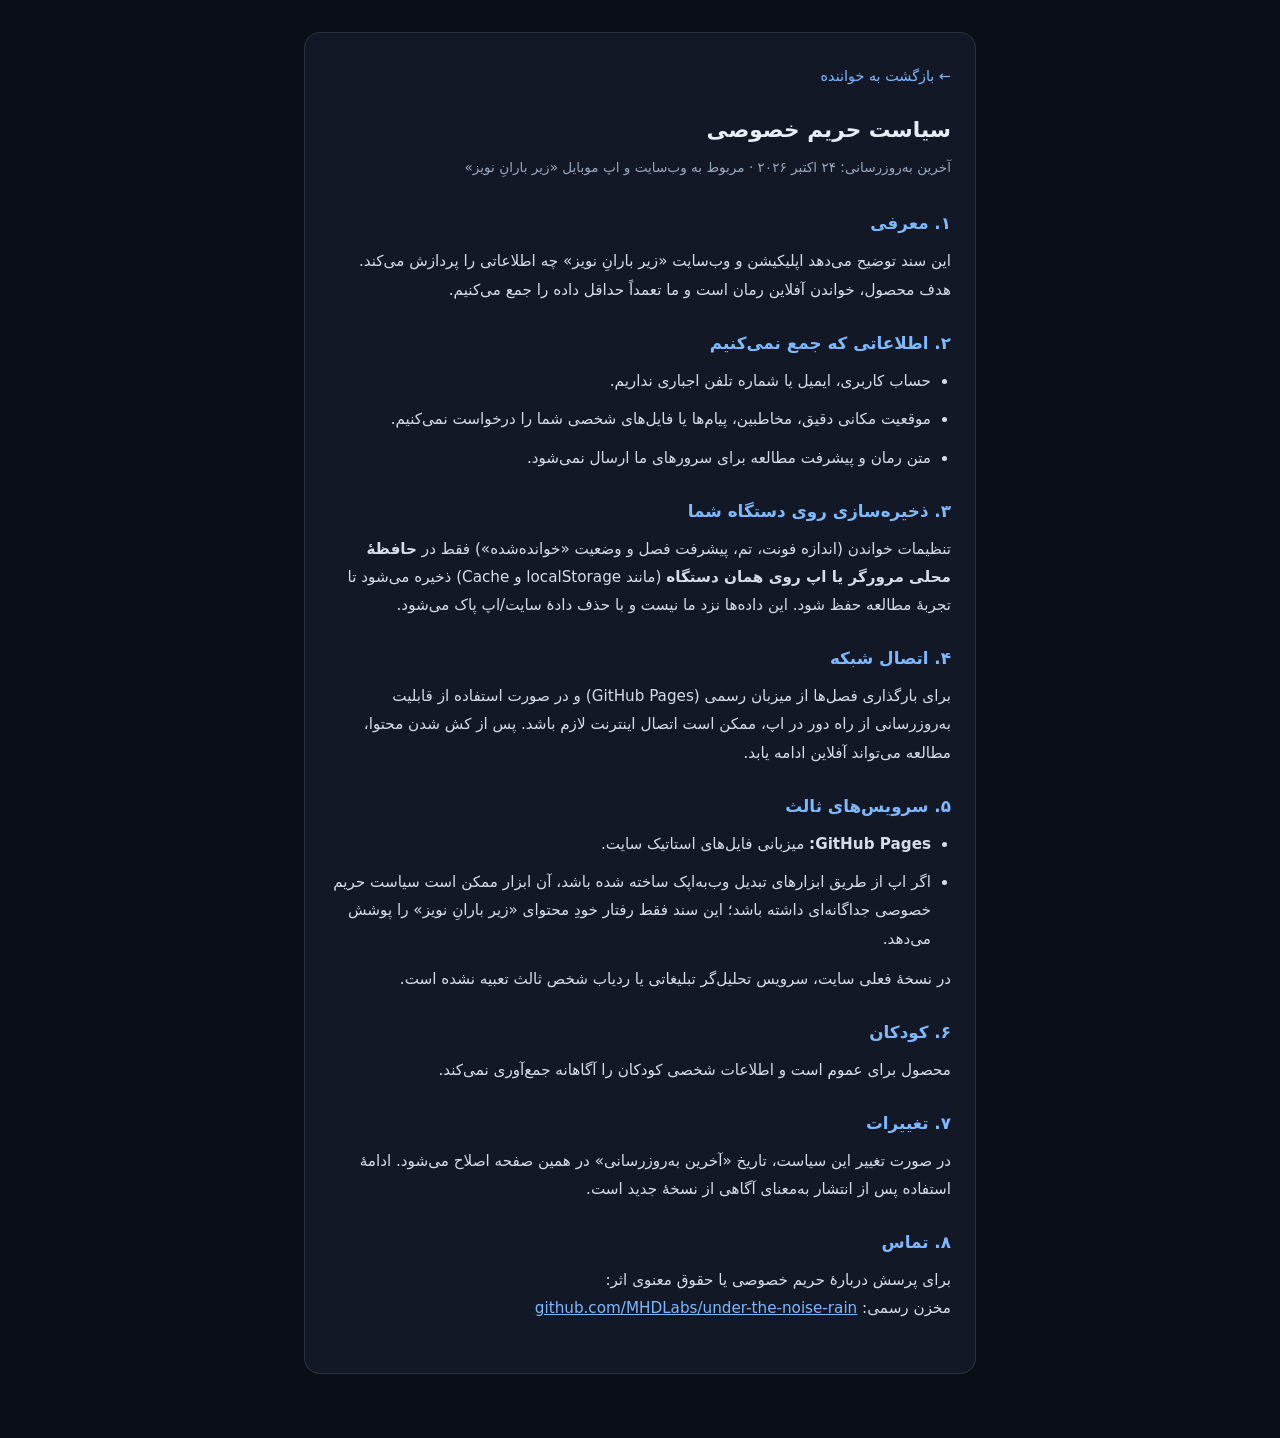
<file: privacy.html>
<!DOCTYPE html>
<html lang="fa" dir="rtl">
<head>
  <meta charset="UTF-8">
  <meta name="viewport" content="width=device-width, initial-scale=1.0">
  <meta name="robots" content="index,follow">
  <title>سیاست حریم خصوصی — زیر بارانِ نویز</title>
  <style>
    :root {
      --bg: #0a0e17;
      --text: #e8eef7;
      --muted: #9aa8bc;
      --accent: #7eb8ff;
      --card: #121826;
      --border: rgba(255,255,255,0.1);
    }
    * { box-sizing: border-box; margin: 0; padding: 0; }
    body {
      font-family: Tahoma, "Segoe UI", system-ui, sans-serif;
      background: var(--bg);
      color: var(--text);
      line-height: 1.85;
      padding: 2rem 1.25rem 4rem;
    }
    main {
      max-width: 42rem;
      margin: 0 auto;
      background: var(--card);
      border: 1px solid var(--border);
      border-radius: 1rem;
      padding: 1.75rem 1.5rem 2.5rem;
    }
    h1 {
      font-size: 1.35rem;
      margin-bottom: 0.35rem;
    }
    .meta {
      color: var(--muted);
      font-size: 0.85rem;
      margin-bottom: 1.75rem;
    }
    h2 {
      font-size: 1.05rem;
      margin: 1.5rem 0 0.5rem;
      color: var(--accent);
    }
    p, li { font-size: 0.95rem; color: #d5dde8; margin-bottom: 0.65rem; }
    ul { padding-right: 1.25rem; margin-bottom: 0.75rem; }
    a { color: var(--accent); }
    .back {
      display: inline-block;
      margin-bottom: 1.25rem;
      text-decoration: none;
      font-size: 0.9rem;
    }
  </style>
</head>
<body>
  <main>
    <a class="back" href="./index.html">← بازگشت به خواننده</a>
    <h1>سیاست حریم خصوصی</h1>
    <p class="meta">آخرین به‌روزرسانی: ۲۴ اکتبر ۲۰۲۶ · مربوط به وب‌سایت و اپ موبایل «زیر بارانِ نویز»</p>

    <h2>۱. معرفی</h2>
    <p>
      این سند توضیح می‌دهد اپلیکیشن و وب‌سایت «زیر بارانِ نویز» چه اطلاعاتی را
      پردازش می‌کند. هدف محصول، خواندن آفلاین رمان است و ما تعمداً حداقل داده را جمع می‌کنیم.
    </p>

    <h2>۲. اطلاعاتی که جمع نمی‌کنیم</h2>
    <ul>
      <li>حساب کاربری، ایمیل یا شماره تلفن اجباری نداریم.</li>
      <li>موقعیت مکانی دقیق، مخاطبین، پیام‌ها یا فایل‌های شخصی شما را درخواست نمی‌کنیم.</li>
      <li>متن رمان و پیشرفت مطالعه برای سرورهای ما ارسال نمی‌شود.</li>
    </ul>

    <h2>۳. ذخیره‌سازی روی دستگاه شما</h2>
    <p>
      تنظیمات خواندن (اندازه فونت، تم، پیشرفت فصل و وضعیت «خوانده‌شده») فقط در
      <strong>حافظهٔ محلی مرورگر یا اپ روی همان دستگاه</strong> (مانند localStorage و Cache)
      ذخیره می‌شود تا تجربهٔ مطالعه حفظ شود. این داده‌ها نزد ما نیست و با حذف دادهٔ سایت/اپ پاک می‌شود.
    </p>

    <h2>۴. اتصال شبکه</h2>
    <p>
      برای بارگذاری فصل‌ها از میزبان رسمی (GitHub Pages) و در صورت استفاده از
      قابلیت به‌روزرسانی از راه دور در اپ، ممکن است اتصال اینترنت لازم باشد.
      پس از کش شدن محتوا، مطالعه می‌تواند آفلاین ادامه یابد.
    </p>

    <h2>۵. سرویس‌های ثالث</h2>
    <ul>
      <li><strong>GitHub Pages:</strong> میزبانی فایل‌های استاتیک سایت.</li>
      <li>اگر اپ از طریق ابزارهای تبدیل وب‌به‌اپک ساخته شده باشد، آن ابزار ممکن است
        سیاست حریم خصوصی جداگانه‌ای داشته باشد؛ این سند فقط رفتار خودِ محتوای «زیر بارانِ نویز» را پوشش می‌دهد.</li>
    </ul>
    <p>در نسخهٔ فعلی سایت، سرویس تحلیل‌گر تبلیغاتی یا ردیاب شخص ثالث تعبیه نشده است.</p>

    <h2>۶. کودکان</h2>
    <p>
      محصول برای عموم است و اطلاعات شخصی کودکان را آگاهانه جمع‌آوری نمی‌کند.
    </p>

    <h2>۷. تغییرات</h2>
    <p>
      در صورت تغییر این سیاست، تاریخ «آخرین به‌روزرسانی» در همین صفحه اصلاح می‌شود.
      ادامهٔ استفاده پس از انتشار به‌معنای آگاهی از نسخهٔ جدید است.
    </p>

    <h2>۸. تماس</h2>
    <p>
      برای پرسش دربارهٔ حریم خصوصی یا حقوق معنوی اثر:
      <br>
      مخزن رسمی:
      <a href="https://github.com/MHDLabs/under-the-noise-rain" rel="noopener">github.com/MHDLabs/under-the-noise-rain</a>
    </p>
  </main>
</body>
</html>
</file>
